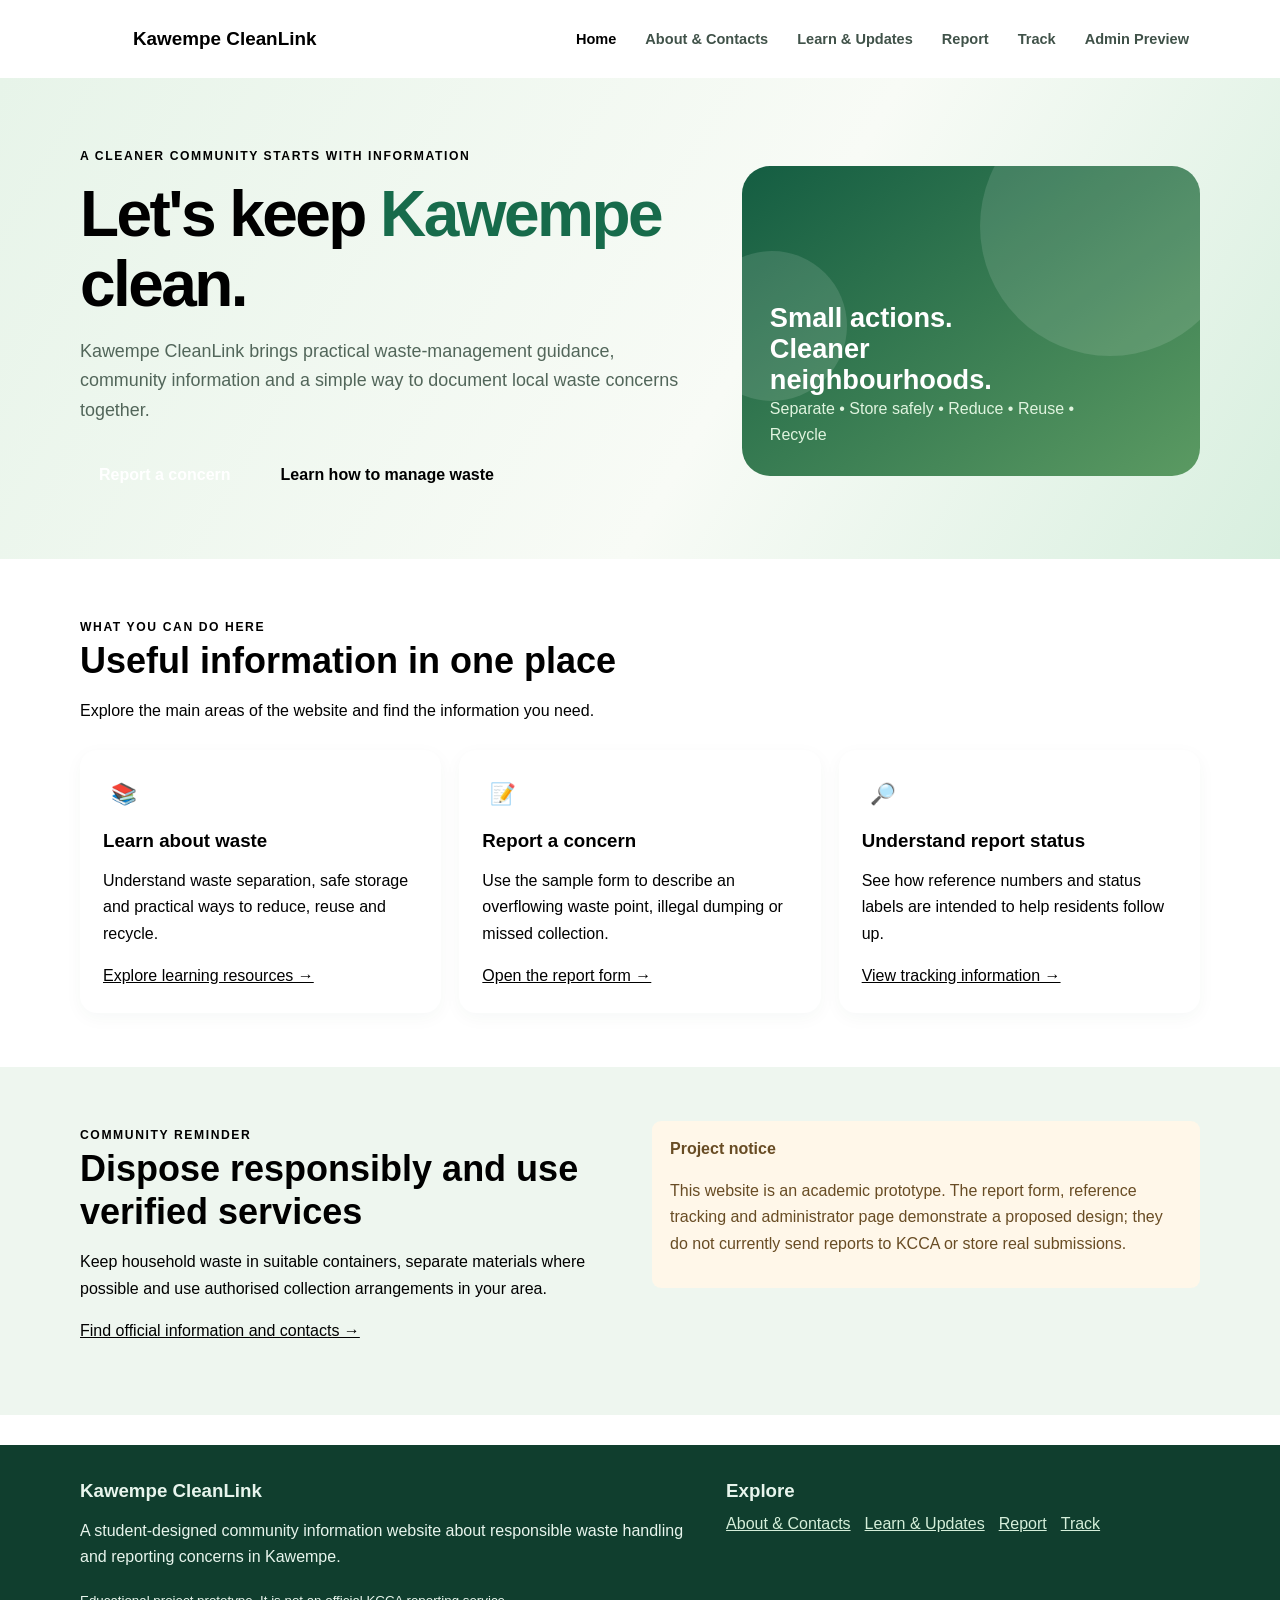
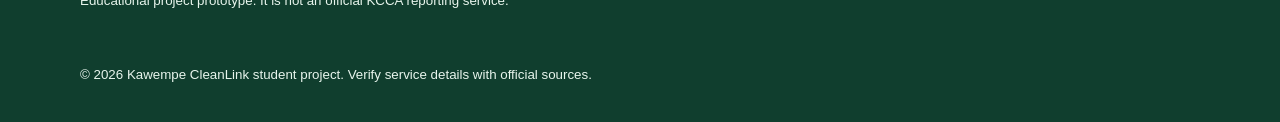
<file: index.html>
<!DOCTYPE html>
<html lang="en">
<head>
<meta charset="UTF-8">
<meta name="viewport" content="width=device-width, initial-scale=1.0">
<meta name="description" content="Kawempe CleanLink community waste information and reporting website">
<title>Home | Kawempe CleanLink</title>
<link rel="stylesheet" href="style.css">
</head>
<body>
<header class="site-header"><div class="container nav-wrap">
<a class="brand" href="index.html"><span class="brand-mark">♻</span><span>Kawempe CleanLink</span></a>
<nav aria-label="Main navigation"><a href="index.html" class="active">Home</a>
<a href="about.html" class="">About & Contacts</a>
<a href="learn.html" class="">Learn & Updates</a>
<a href="report.html" class="">Report</a>
<a href="track.html" class="">Track</a>
<a href="admin.html" class="">Admin Preview</a></nav></div></header>

<main>
<section class="hero"><div class="container hero-grid">
<div><span class="eyebrow">A cleaner community starts with information</span>
<h1>Let's keep <span style="color:#176b4b">Kawempe</span> clean.</h1>
<p class="lead">Kawempe CleanLink brings practical waste-management guidance, community information and a simple way to document local waste concerns together.</p>
<div class="actions"><a class="button" href="report.html">Report a concern</a><a class="button secondary" href="learn.html">Learn how to manage waste</a></div>
</div>
<div class="hero-art"><div class="art-card"><strong>Small actions.<br>Cleaner neighbourhoods.</strong><span>Separate • Store safely • Reduce • Reuse • Recycle</span></div></div>
</div></section>
<section class="section"><div class="container">
<div class="section-heading"><span class="eyebrow">What you can do here</span><h2>Useful information in one place</h2><p>Explore the main areas of the website and find the information you need.</p></div>
<div class="cards">
<article class="card"><div class="icon">📚</div><h3>Learn about waste</h3><p>Understand waste separation, safe storage and practical ways to reduce, reuse and recycle.</p><a href="learn.html">Explore learning resources →</a></article>
<article class="card"><div class="icon">📝</div><h3>Report a concern</h3><p>Use the sample form to describe an overflowing waste point, illegal dumping or missed collection.</p><a href="report.html">Open the report form →</a></article>
<article class="card"><div class="icon">🔎</div><h3>Understand report status</h3><p>See how reference numbers and status labels are intended to help residents follow up.</p><a href="track.html">View tracking information →</a></article>
</div></div></section>
<section class="section" style="background:#eef6ef"><div class="container split">
<div><span class="eyebrow">Community reminder</span><h2>Dispose responsibly and use verified services</h2><p>Keep household waste in suitable containers, separate materials where possible and use authorised collection arrangements in your area.</p><p><a href="about.html">Find official information and contacts →</a></p></div>
<div class="notice"><strong>Project notice</strong><p>This website is an academic prototype. The report form, reference tracking and administrator page demonstrate a proposed design; they do not currently send reports to KCCA or store real submissions.</p></div>
</div></section>
</main>

<footer class="site-footer"><div class="container footer-grid">
<div><h3>Kawempe CleanLink</h3><p>A student-designed community information website about responsible waste handling and reporting concerns in Kawempe.</p><small>Educational project prototype. It is not an official KCCA reporting service.</small></div>
<div><h3>Explore</h3><div class="footer-links"><a href="about.html">About & Contacts</a><a href="learn.html">Learn & Updates</a><a href="report.html">Report</a><a href="track.html">Track</a></div></div>
</div><div class="container"><hr><small>© 2026 Kawempe CleanLink student project. Verify service details with official sources.</small></div></footer>
</body>
</html>
</file>
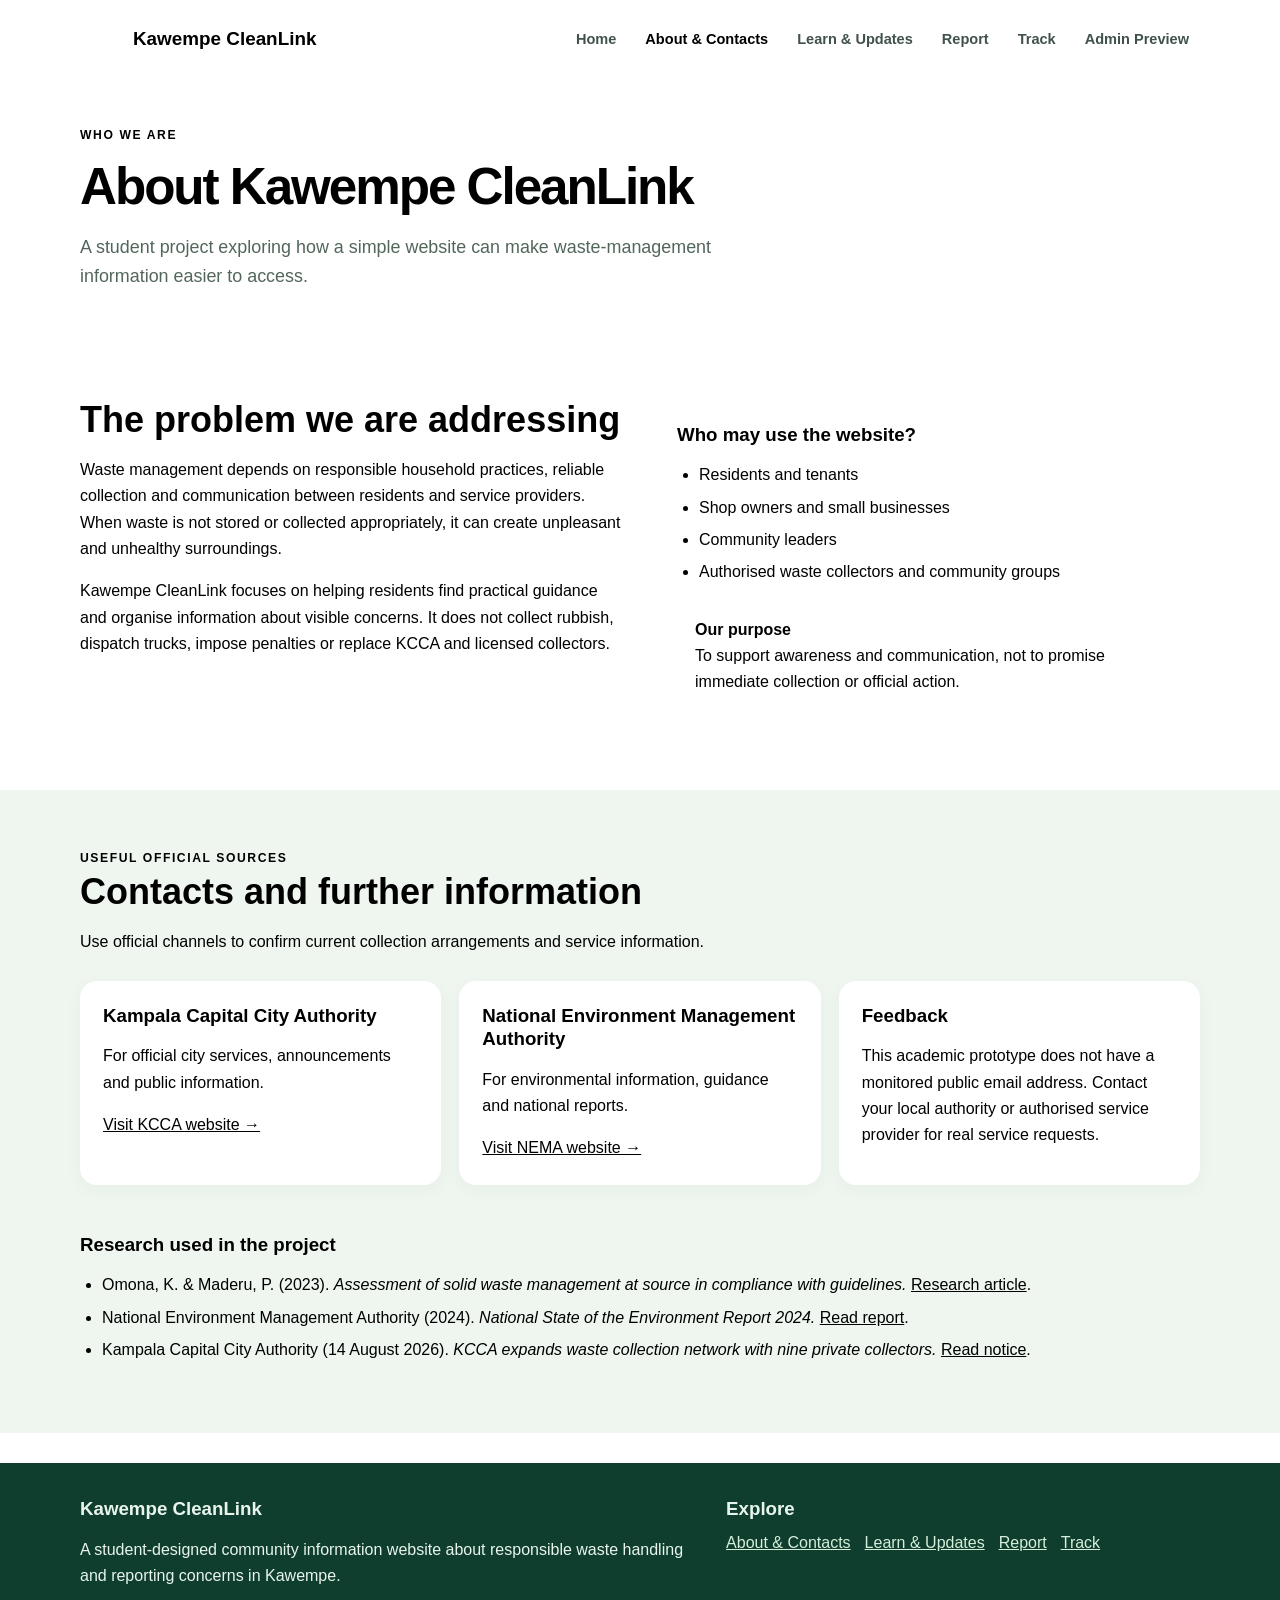
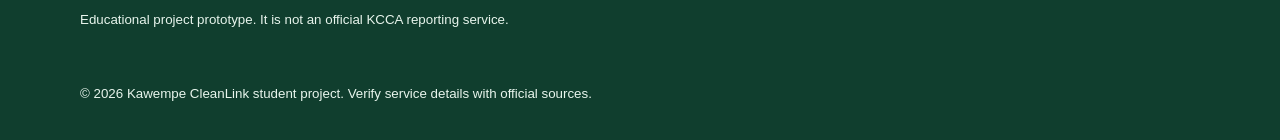
<file: about.html>
<!DOCTYPE html>
<html lang="en">
<head>
<meta charset="UTF-8">
<meta name="viewport" content="width=device-width, initial-scale=1.0">
<meta name="description" content="Kawempe CleanLink community waste information and reporting website">
<title>About and Contacts | Kawempe CleanLink</title>
<link rel="stylesheet" href="style.css">
</head>
<body>
<header class="site-header"><div class="container nav-wrap">
<a class="brand" href="index.html"><span class="brand-mark">♻</span><span>Kawempe CleanLink</span></a>
<nav aria-label="Main navigation"><a href="index.html" class="">Home</a>
<a href="about.html" class="active">About & Contacts</a>
<a href="learn.html" class="">Learn & Updates</a>
<a href="report.html" class="">Report</a>
<a href="track.html" class="">Track</a>
<a href="admin.html" class="">Admin Preview</a></nav></div></header>

<main><section class="page-hero"><div class="container"><span class="eyebrow">Who we are</span><h1>About Kawempe CleanLink</h1><p class="lead">A student project exploring how a simple website can make waste-management information easier to access.</p></div></section>
<section class="section"><div class="container split">
<div><h2>The problem we are addressing</h2><p>Waste management depends on responsible household practices, reliable collection and communication between residents and service providers. When waste is not stored or collected appropriately, it can create unpleasant and unhealthy surroundings.</p><p>Kawempe CleanLink focuses on helping residents find practical guidance and organise information about visible concerns. It does not collect rubbish, dispatch trucks, impose penalties or replace KCCA and licensed collectors.</p></div>
<div class="panel"><h3>Who may use the website?</h3><ul><li>Residents and tenants</li><li>Shop owners and small businesses</li><li>Community leaders</li><li>Authorised waste collectors and community groups</li></ul><div class="green-note"><strong>Our purpose</strong><br>To support awareness and communication, not to promise immediate collection or official action.</div></div>
</div></section>
<section class="section" style="background:#eef6ef"><div class="container">
<div class="section-heading"><span class="eyebrow">Useful official sources</span><h2>Contacts and further information</h2><p>Use official channels to confirm current collection arrangements and service information.</p></div>
<div class="cards">
<article class="card"><h3>Kampala Capital City Authority</h3><p>For official city services, announcements and public information.</p><a href="https://www.kcca.go.ug/" target="_blank" rel="noopener">Visit KCCA website →</a></article>
<article class="card"><h3>National Environment Management Authority</h3><p>For environmental information, guidance and national reports.</p><a href="https://www.nema.go.ug/" target="_blank" rel="noopener">Visit NEMA website →</a></article>
<article class="card"><h3>Feedback</h3><p>This academic prototype does not have a monitored public email address. Contact your local authority or authorised service provider for real service requests.</p></article>
</div>
<hr><h3>Research used in the project</h3>
<ul>
<li>Omona, K. & Maderu, P. (2023). <em>Assessment of solid waste management at source in compliance with guidelines.</em> <a href="https://doi.org/10.55290/steam.1079136" target="_blank" rel="noopener">Research article</a>.</li>
<li>National Environment Management Authority (2024). <em>National State of the Environment Report 2024.</em> <a href="https://www.nema.go.ug/en/wp-content/uploads/2026/03/National-Status-of-the-Environment-Report-NSOER-2024.pdf" target="_blank" rel="noopener">Read report</a>.</li>
<li>Kampala Capital City Authority (14 August 2026). <em>KCCA expands waste collection network with nine private collectors.</em> <a href="https://kcca.go.ug/news/1172" target="_blank" rel="noopener">Read notice</a>.</li>
</ul>
</div></section></main>

<footer class="site-footer"><div class="container footer-grid">
<div><h3>Kawempe CleanLink</h3><p>A student-designed community information website about responsible waste handling and reporting concerns in Kawempe.</p><small>Educational project prototype. It is not an official KCCA reporting service.</small></div>
<div><h3>Explore</h3><div class="footer-links"><a href="about.html">About & Contacts</a><a href="learn.html">Learn & Updates</a><a href="report.html">Report</a><a href="track.html">Track</a></div></div>
</div><div class="container"><hr><small>© 2026 Kawempe CleanLink student project. Verify service details with official sources.</small></div></footer>
</body>
</html>
</file>
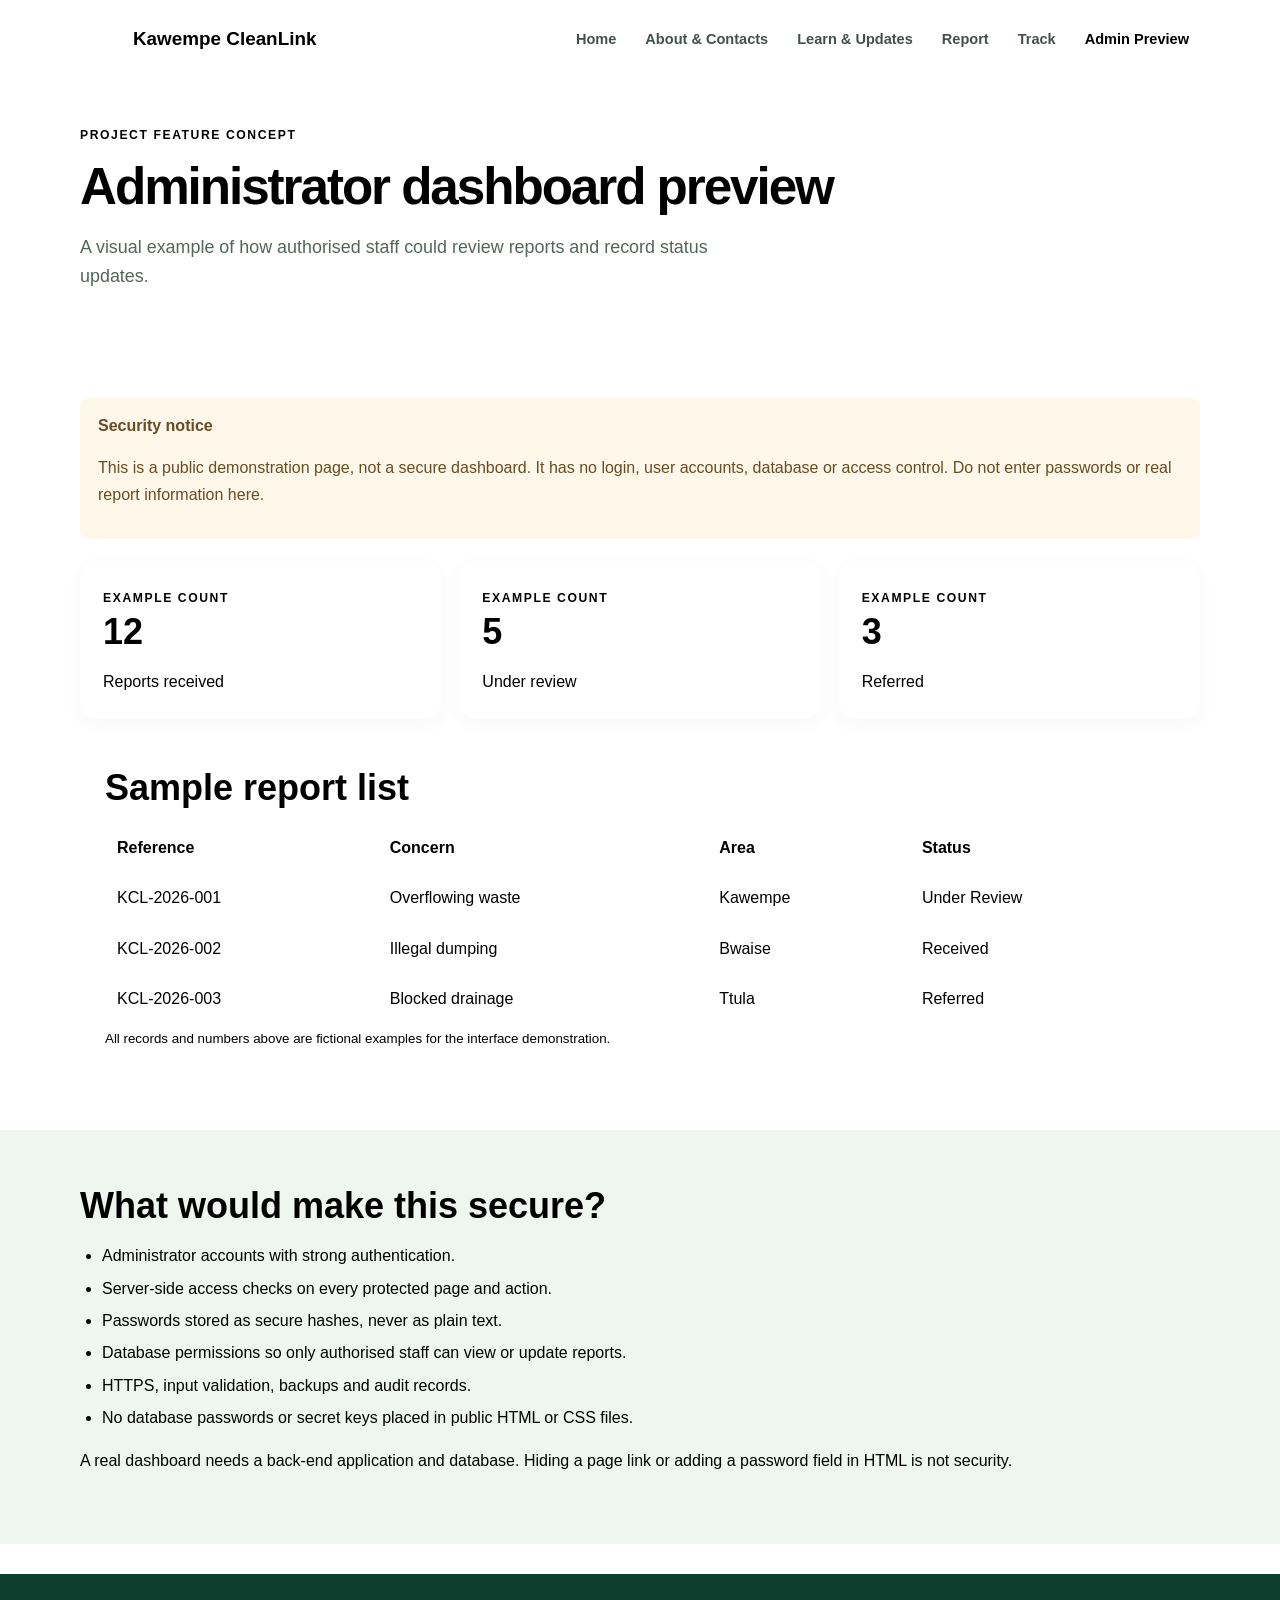
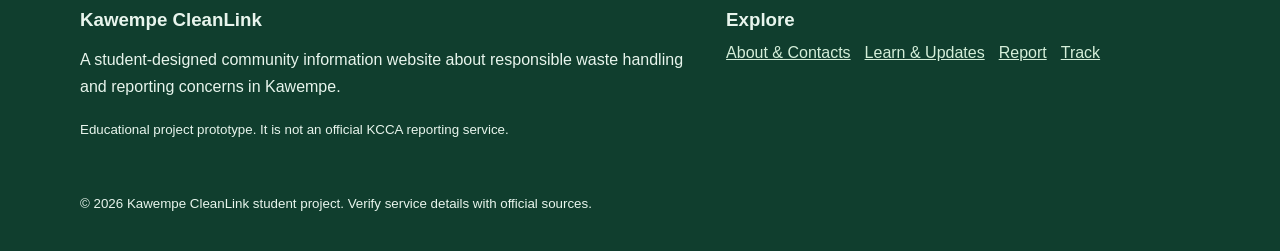
<file: admin.html>
<!DOCTYPE html>
<html lang="en">
<head>
<meta charset="UTF-8">
<meta name="viewport" content="width=device-width, initial-scale=1.0">
<meta name="description" content="Kawempe CleanLink community waste information and reporting website">
<title>Administrator Preview | Kawempe CleanLink</title>
<link rel="stylesheet" href="style.css">
</head>
<body>
<header class="site-header"><div class="container nav-wrap">
<a class="brand" href="index.html"><span class="brand-mark">♻</span><span>Kawempe CleanLink</span></a>
<nav aria-label="Main navigation"><a href="index.html" class="">Home</a>
<a href="about.html" class="">About & Contacts</a>
<a href="learn.html" class="">Learn & Updates</a>
<a href="report.html" class="">Report</a>
<a href="track.html" class="">Track</a>
<a href="admin.html" class="active">Admin Preview</a></nav></div></header>

<main><section class="page-hero"><div class="container"><span class="eyebrow">Project feature concept</span><h1>Administrator dashboard preview</h1><p class="lead">A visual example of how authorised staff could review reports and record status updates.</p></div></section>
<section class="section"><div class="container">
<div class="notice"><strong>Security notice</strong><p>This is a public demonstration page, not a secure dashboard. It has no login, user accounts, database or access control. Do not enter passwords or real report information here.</p></div>
<div class="cards" style="margin-top:22px">
<article class="card"><span class="eyebrow">Example count</span><h2>12</h2><p>Reports received</p></article>
<article class="card"><span class="eyebrow">Example count</span><h2>5</h2><p>Under review</p></article>
<article class="card"><span class="eyebrow">Example count</span><h2>3</h2><p>Referred</p></article>
</div>
<div class="panel" style="margin-top:22px"><h2>Sample report list</h2><table><tr><th>Reference</th><th>Concern</th><th>Area</th><th>Status</th></tr><tr><td>KCL-2026-001</td><td>Overflowing waste</td><td>Kawempe</td><td>Under Review</td></tr><tr><td>KCL-2026-002</td><td>Illegal dumping</td><td>Bwaise</td><td>Received</td></tr><tr><td>KCL-2026-003</td><td>Blocked drainage</td><td>Ttula</td><td>Referred</td></tr></table><small>All records and numbers above are fictional examples for the interface demonstration.</small></div>
</div></section>
<section class="section" style="background:#eef6ef"><div class="container"><h2>What would make this secure?</h2><ul><li>Administrator accounts with strong authentication.</li><li>Server-side access checks on every protected page and action.</li><li>Passwords stored as secure hashes, never as plain text.</li><li>Database permissions so only authorised staff can view or update reports.</li><li>HTTPS, input validation, backups and audit records.</li><li>No database passwords or secret keys placed in public HTML or CSS files.</li></ul><p>A real dashboard needs a back-end application and database. Hiding a page link or adding a password field in HTML is not security.</p></div></section></main>

<footer class="site-footer"><div class="container footer-grid">
<div><h3>Kawempe CleanLink</h3><p>A student-designed community information website about responsible waste handling and reporting concerns in Kawempe.</p><small>Educational project prototype. It is not an official KCCA reporting service.</small></div>
<div><h3>Explore</h3><div class="footer-links"><a href="about.html">About & Contacts</a><a href="learn.html">Learn & Updates</a><a href="report.html">Report</a><a href="track.html">Track</a></div></div>
</div><div class="container"><hr><small>© 2026 Kawempe CleanLink student project. Verify service details with official sources.</small></div></footer>
</body>
</html>
</file>
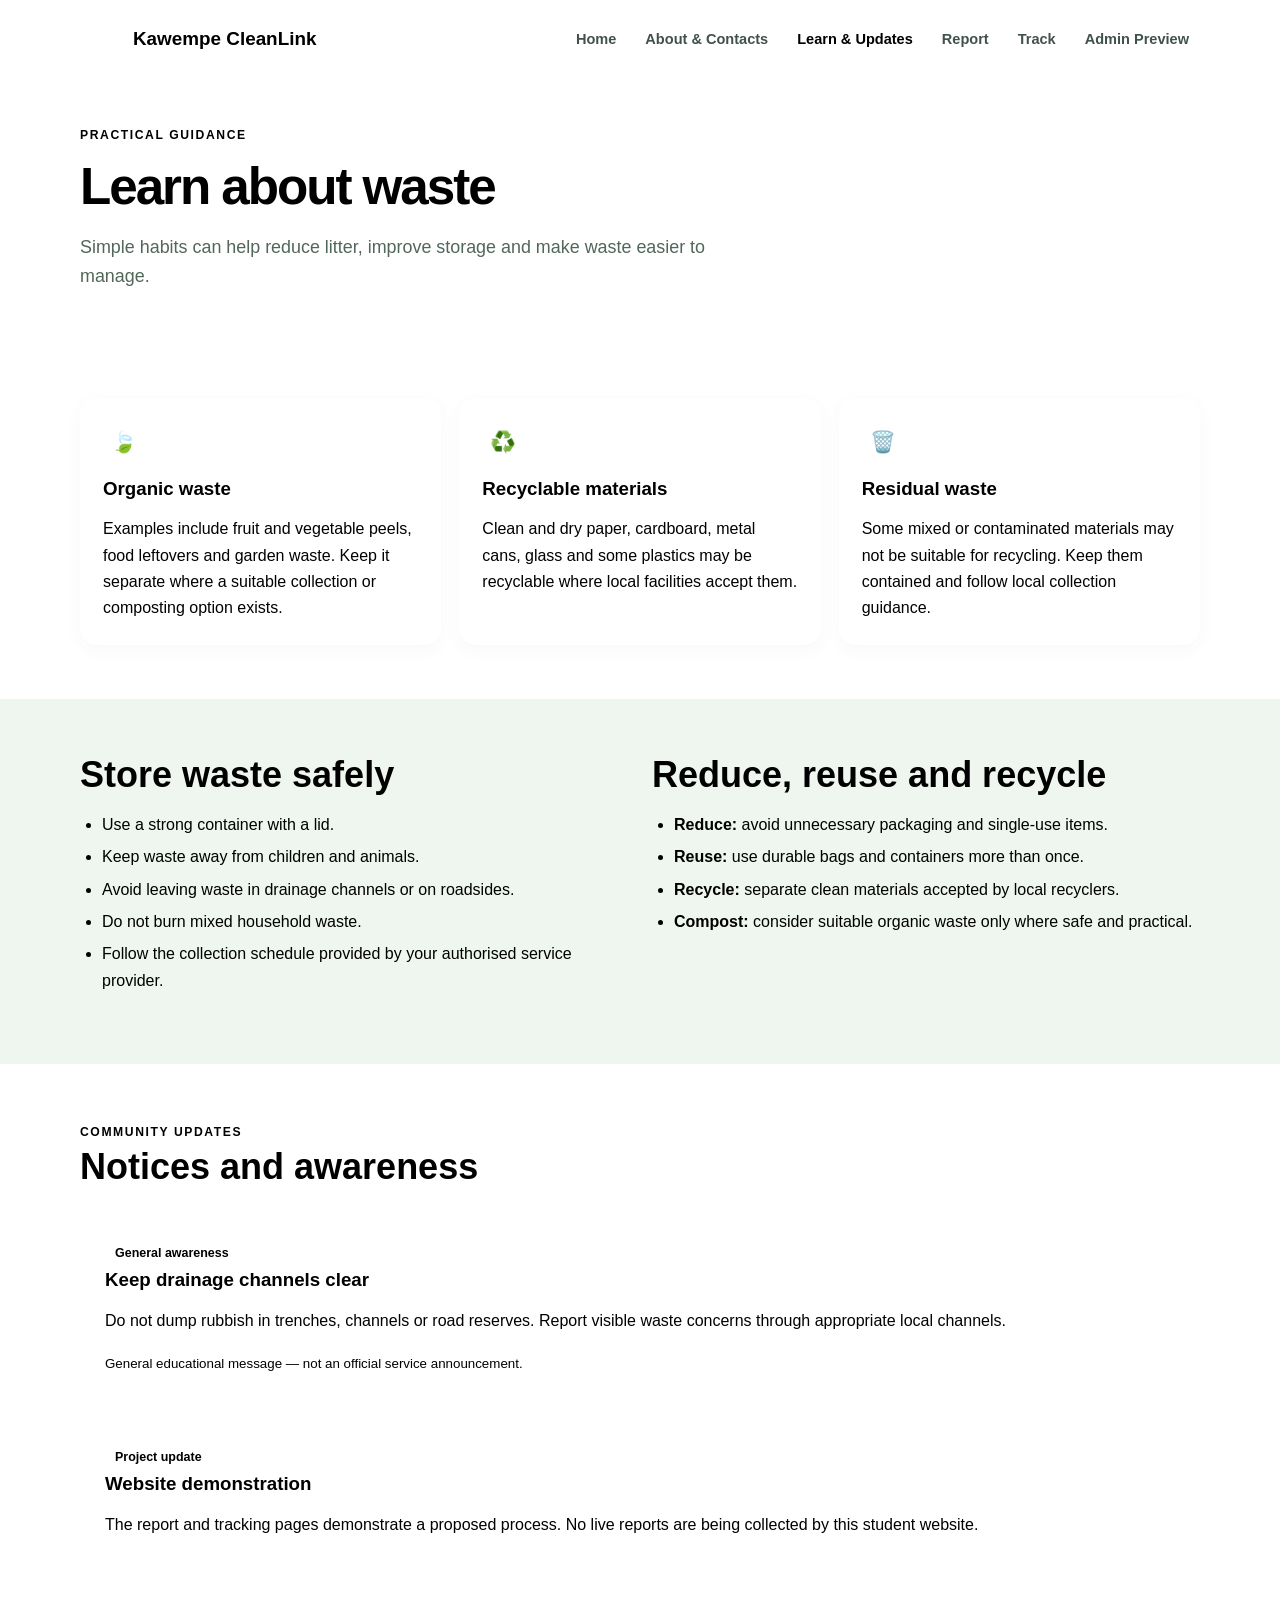
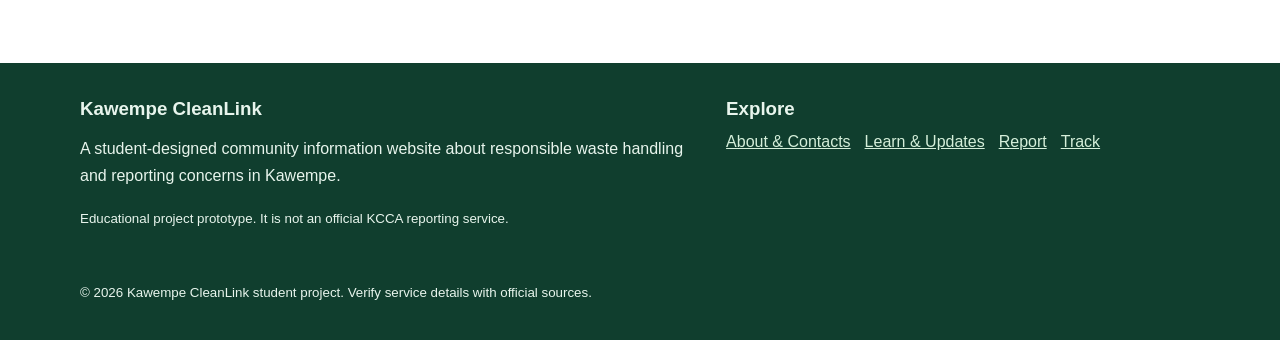
<file: learn.html>
<!DOCTYPE html>
<html lang="en">
<head>
<meta charset="UTF-8">
<meta name="viewport" content="width=device-width, initial-scale=1.0">
<meta name="description" content="Kawempe CleanLink community waste information and reporting website">
<title>Learn and Updates | Kawempe CleanLink</title>
<link rel="stylesheet" href="style.css">
</head>
<body>
<header class="site-header"><div class="container nav-wrap">
<a class="brand" href="index.html"><span class="brand-mark">♻</span><span>Kawempe CleanLink</span></a>
<nav aria-label="Main navigation"><a href="index.html" class="">Home</a>
<a href="about.html" class="">About & Contacts</a>
<a href="learn.html" class="active">Learn & Updates</a>
<a href="report.html" class="">Report</a>
<a href="track.html" class="">Track</a>
<a href="admin.html" class="">Admin Preview</a></nav></div></header>

<main><section class="page-hero"><div class="container"><span class="eyebrow">Practical guidance</span><h1>Learn about waste</h1><p class="lead">Simple habits can help reduce litter, improve storage and make waste easier to manage.</p></div></section>
<section class="section"><div class="container">
<div class="cards">
<article class="card"><div class="icon">🍃</div><h3>Organic waste</h3><p>Examples include fruit and vegetable peels, food leftovers and garden waste. Keep it separate where a suitable collection or composting option exists.</p></article>
<article class="card"><div class="icon">♻️</div><h3>Recyclable materials</h3><p>Clean and dry paper, cardboard, metal cans, glass and some plastics may be recyclable where local facilities accept them.</p></article>
<article class="card"><div class="icon">🗑️</div><h3>Residual waste</h3><p>Some mixed or contaminated materials may not be suitable for recycling. Keep them contained and follow local collection guidance.</p></article>
</div></div></section>
<section class="section" style="background:#eef6ef"><div class="container split">
<div><h2>Store waste safely</h2><ul><li>Use a strong container with a lid.</li><li>Keep waste away from children and animals.</li><li>Avoid leaving waste in drainage channels or on roadsides.</li><li>Do not burn mixed household waste.</li><li>Follow the collection schedule provided by your authorised service provider.</li></ul></div>
<div><h2>Reduce, reuse and recycle</h2><ul><li><strong>Reduce:</strong> avoid unnecessary packaging and single-use items.</li><li><strong>Reuse:</strong> use durable bags and containers more than once.</li><li><strong>Recycle:</strong> separate clean materials accepted by local recyclers.</li><li><strong>Compost:</strong> consider suitable organic waste only where safe and practical.</li></ul></div>
</div></section>
<section class="section"><div class="container">
<div class="section-heading"><span class="eyebrow">Community updates</span><h2>Notices and awareness</h2></div>
<div class="panel"><span class="tag">General awareness</span><h3>Keep drainage channels clear</h3><p>Do not dump rubbish in trenches, channels or road reserves. Report visible waste concerns through appropriate local channels.</p><small>General educational message — not an official service announcement.</small></div>
<div class="panel" style="margin-top:15px"><span class="tag">Project update</span><h3>Website demonstration</h3><p>The report and tracking pages demonstrate a proposed process. No live reports are being collected by this student website.</p></div>
</div></section></main>

<footer class="site-footer"><div class="container footer-grid">
<div><h3>Kawempe CleanLink</h3><p>A student-designed community information website about responsible waste handling and reporting concerns in Kawempe.</p><small>Educational project prototype. It is not an official KCCA reporting service.</small></div>
<div><h3>Explore</h3><div class="footer-links"><a href="about.html">About & Contacts</a><a href="learn.html">Learn & Updates</a><a href="report.html">Report</a><a href="track.html">Track</a></div></div>
</div><div class="container"><hr><small>© 2026 Kawempe CleanLink student project. Verify service details with official sources.</small></div></footer>
</body>
</html>
</file>
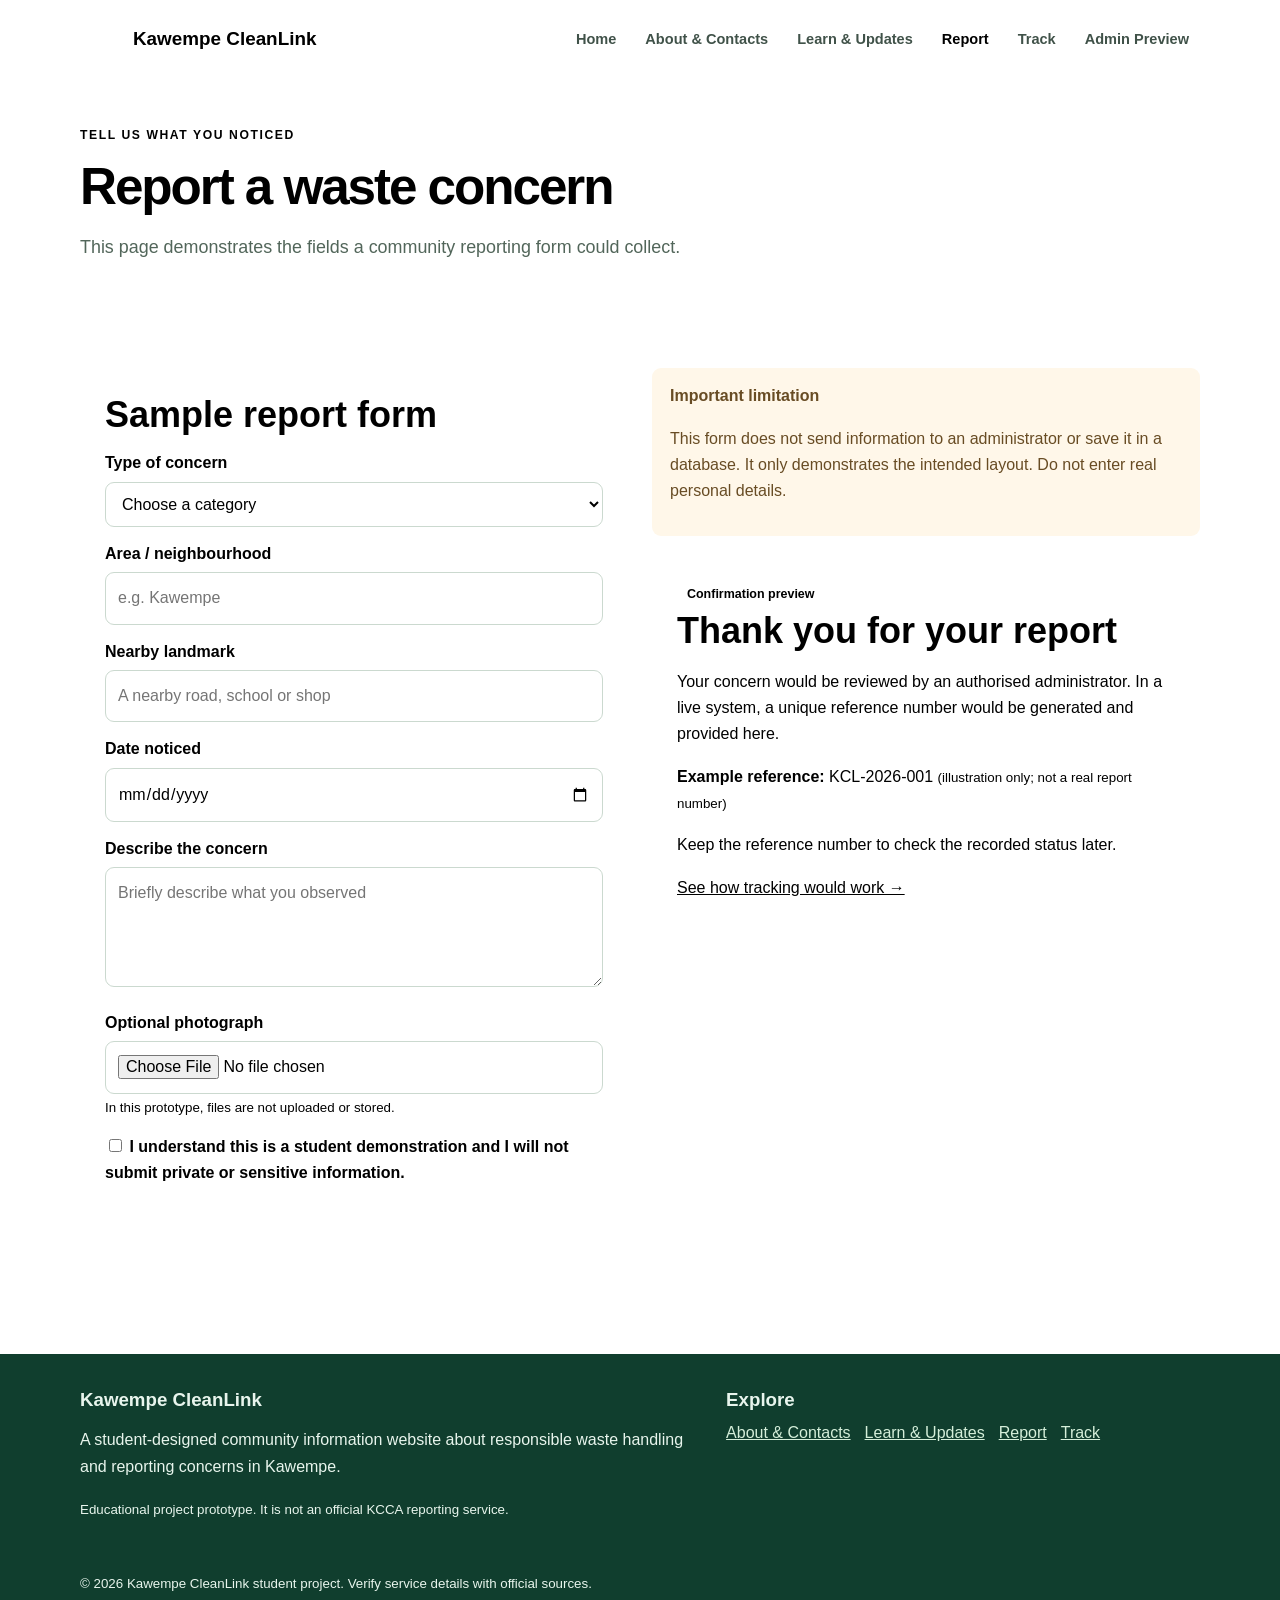
<file: report.html>
<!DOCTYPE html>
<html lang="en">
<head>
<meta charset="UTF-8">
<meta name="viewport" content="width=device-width, initial-scale=1.0">
<meta name="description" content="Kawempe CleanLink community waste information and reporting website">
<title>Report a Concern | Kawempe CleanLink</title>
<link rel="stylesheet" href="style.css">
</head>
<body>
<header class="site-header"><div class="container nav-wrap">
<a class="brand" href="index.html"><span class="brand-mark">♻</span><span>Kawempe CleanLink</span></a>
<nav aria-label="Main navigation"><a href="index.html" class="">Home</a>
<a href="about.html" class="">About & Contacts</a>
<a href="learn.html" class="">Learn & Updates</a>
<a href="report.html" class="active">Report</a>
<a href="track.html" class="">Track</a>
<a href="admin.html" class="">Admin Preview</a></nav></div></header>

<main><section class="page-hero"><div class="container"><span class="eyebrow">Tell us what you noticed</span><h1>Report a waste concern</h1><p class="lead">This page demonstrates the fields a community reporting form could collect.</p></div></section>
<section class="section"><div class="container split">
<div class="panel"><h2>Sample report form</h2>
<form action="#confirmation" method="get">
<div><label for="category">Type of concern</label><select id="category" name="category" required><option value="">Choose a category</option><option>Illegal dumping</option><option>Overflowing waste</option><option>Missed collection</option><option>Blocked drainage</option><option>Other</option></select></div>
<div><label for="area">Area / neighbourhood</label><input id="area" name="area" type="text" placeholder="e.g. Kawempe" required></div>
<div><label for="landmark">Nearby landmark</label><input id="landmark" name="landmark" type="text" placeholder="A nearby road, school or shop"></div>
<div><label for="date">Date noticed</label><input id="date" name="date" type="date"></div>
<div><label for="description">Describe the concern</label><textarea id="description" name="description" placeholder="Briefly describe what you observed" required></textarea></div>
<div><label for="photo">Optional photograph</label><input id="photo" name="photo" type="file" accept="image/*"><small>In this prototype, files are not uploaded or stored.</small></div>
<div><label><input type="checkbox" required style="width:auto"> I understand this is a student demonstration and I will not submit private or sensitive information.</label></div>
<button class="button" type="submit">Preview confirmation</button>
</form>
</div>
<div><div class="notice"><strong>Important limitation</strong><p>This form does not send information to an administrator or save it in a database. It only demonstrates the intended layout. Do not enter real personal details.</p></div>
<div id="confirmation" class="panel" style="margin-top:18px"><span class="tag">Confirmation preview</span><h2>Thank you for your report</h2><p>Your concern would be reviewed by an authorised administrator. In a live system, a unique reference number would be generated and provided here.</p><p><strong>Example reference:</strong> KCL-2026-001 <small>(illustration only; not a real report number)</small></p><p>Keep the reference number to check the recorded status later.</p><a href="track.html">See how tracking would work →</a></div></div>
</div></section></main>

<footer class="site-footer"><div class="container footer-grid">
<div><h3>Kawempe CleanLink</h3><p>A student-designed community information website about responsible waste handling and reporting concerns in Kawempe.</p><small>Educational project prototype. It is not an official KCCA reporting service.</small></div>
<div><h3>Explore</h3><div class="footer-links"><a href="about.html">About & Contacts</a><a href="learn.html">Learn & Updates</a><a href="report.html">Report</a><a href="track.html">Track</a></div></div>
</div><div class="container"><hr><small>© 2026 Kawempe CleanLink student project. Verify service details with official sources.</small></div></footer>
</body>
</html>
</file>
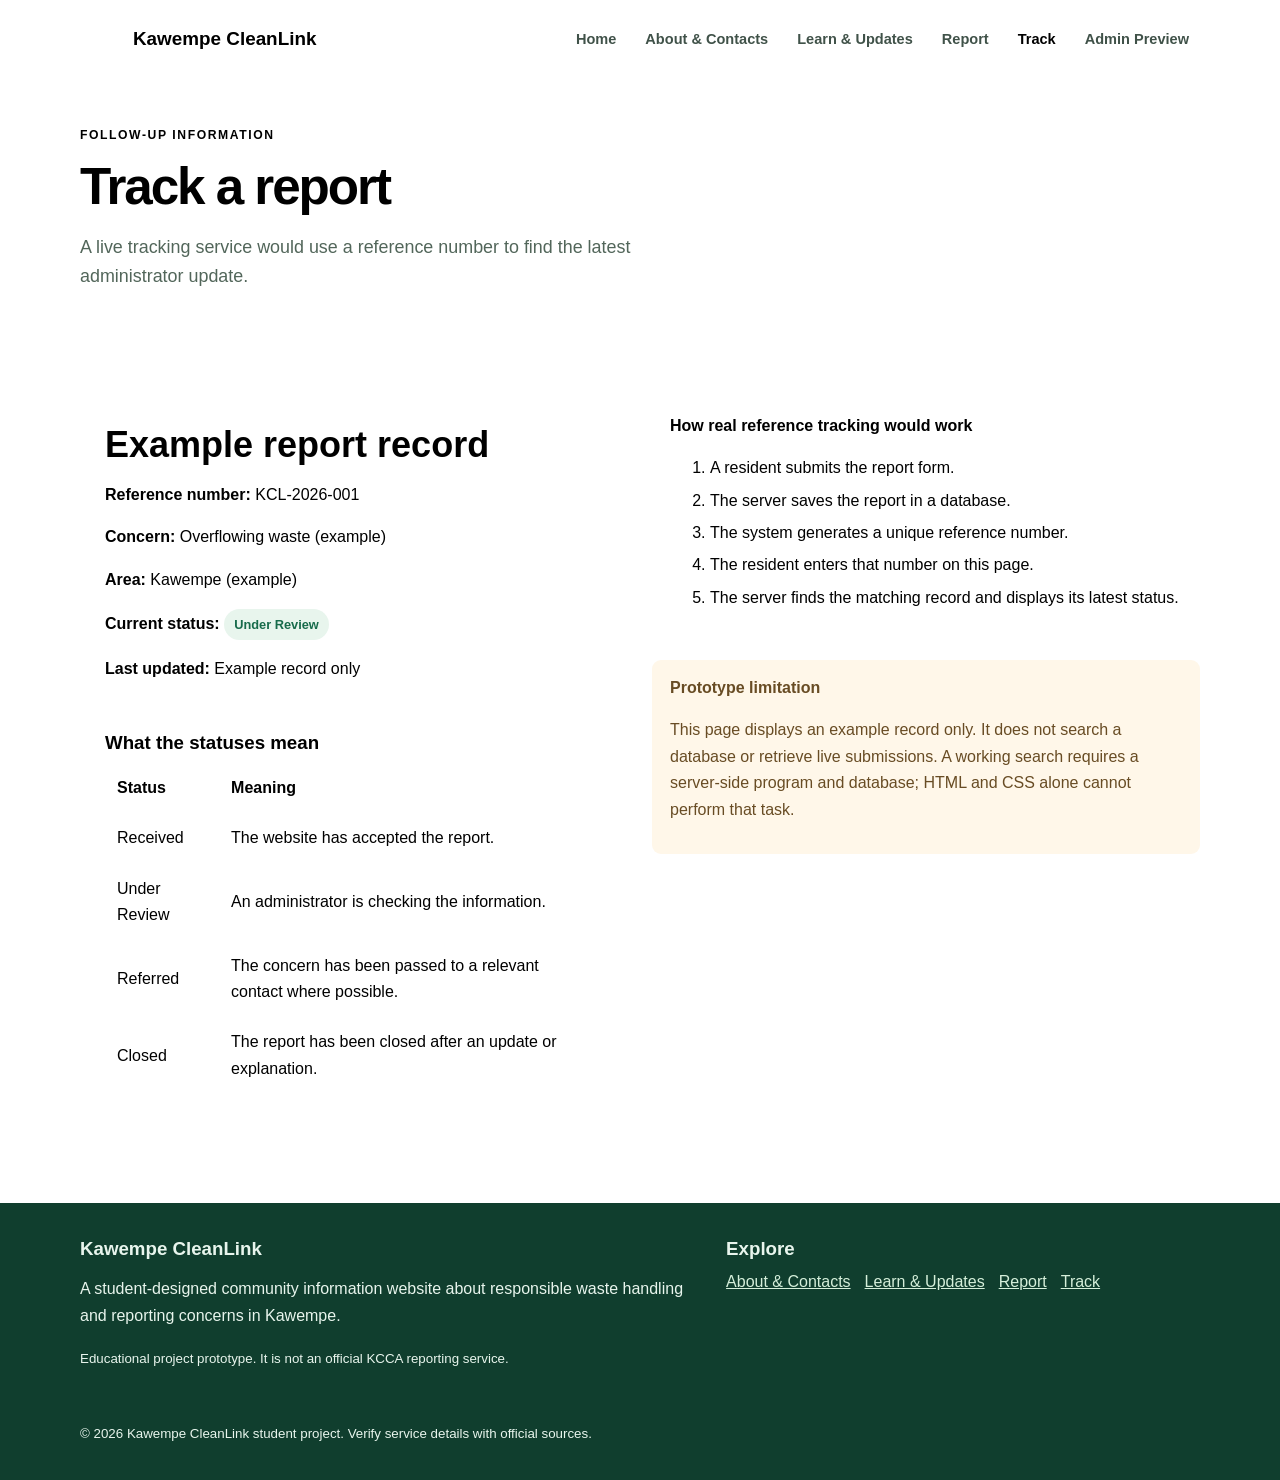
<file: track.html>
<!DOCTYPE html>
<html lang="en">
<head>
<meta charset="UTF-8">
<meta name="viewport" content="width=device-width, initial-scale=1.0">
<meta name="description" content="Kawempe CleanLink community waste information and reporting website">
<title>Track a Report | Kawempe CleanLink</title>
<link rel="stylesheet" href="style.css">
</head>
<body>
<header class="site-header"><div class="container nav-wrap">
<a class="brand" href="index.html"><span class="brand-mark">♻</span><span>Kawempe CleanLink</span></a>
<nav aria-label="Main navigation"><a href="index.html" class="">Home</a>
<a href="about.html" class="">About & Contacts</a>
<a href="learn.html" class="">Learn & Updates</a>
<a href="report.html" class="">Report</a>
<a href="track.html" class="active">Track</a>
<a href="admin.html" class="">Admin Preview</a></nav></div></header>

<main><section class="page-hero"><div class="container"><span class="eyebrow">Follow-up information</span><h1>Track a report</h1><p class="lead">A live tracking service would use a reference number to find the latest administrator update.</p></div></section>
<section class="section"><div class="container split">
<div class="panel"><h2>Example report record</h2><p><strong>Reference number:</strong> KCL-2026-001</p><p><strong>Concern:</strong> Overflowing waste (example)</p><p><strong>Area:</strong> Kawempe (example)</p><p><strong>Current status:</strong> <span class="status">Under Review</span></p><p><strong>Last updated:</strong> Example record only</p><hr><h3>What the statuses mean</h3><table><tr><th>Status</th><th>Meaning</th></tr><tr><td>Received</td><td>The website has accepted the report.</td></tr><tr><td>Under Review</td><td>An administrator is checking the information.</td></tr><tr><td>Referred</td><td>The concern has been passed to a relevant contact where possible.</td></tr><tr><td>Closed</td><td>The report has been closed after an update or explanation.</td></tr></table></div>
<div><div class="green-note"><strong>How real reference tracking would work</strong><ol><li>A resident submits the report form.</li><li>The server saves the report in a database.</li><li>The system generates a unique reference number.</li><li>The resident enters that number on this page.</li><li>The server finds the matching record and displays its latest status.</li></ol></div>
<div class="notice" style="margin-top:18px"><strong>Prototype limitation</strong><p>This page displays an example record only. It does not search a database or retrieve live submissions. A working search requires a server-side program and database; HTML and CSS alone cannot perform that task.</p></div>
</div></div></section></main>

<footer class="site-footer"><div class="container footer-grid">
<div><h3>Kawempe CleanLink</h3><p>A student-designed community information website about responsible waste handling and reporting concerns in Kawempe.</p><small>Educational project prototype. It is not an official KCCA reporting service.</small></div>
<div><h3>Explore</h3><div class="footer-links"><a href="about.html">About & Contacts</a><a href="learn.html">Learn & Updates</a><a href="report.html">Report</a><a href="track.html">Track</a></div></div>
</div><div class="container"><hr><small>© 2026 Kawempe CleanLink student project. Verify service details with official sources.</small></div></footer>
</body>
</html>
</file>
<file: style.css>
<style>
    /* General page styling */
    :root {
        --green: #176b4b;
        --green-dark: #104b37;
        --mint: #e8f5ed;
        --lime: #c7e9a7;
        --ink: #1d2b25;
        --muted: #63736a;
        --paper: #f7faf7;
        --white: #ffffff;
        --line: #dce8df;
        --orange: #f1a64b;
        --shadow: 0 14px 35px rgba(20, 65, 44, .09);
    }

    * {
        box-sizing: border-box;
    }

    html {
        scroll-behavior: smooth;
    }

    body {
        margin: 0;
        font-family: Arial, Helvetica, sans-serif;
        color: var(--ink);
        background: var(--paper);
        line-height: 1.65;
    }

    a {
        color: var(--green);
    }

    img {
        max-width: 100%;
        display: block;
    }

    .container {
        width: min(1120px, 92%);
        margin: auto;
    }

    /* Header and navigation */
    .site-header {
        background: var(--white);
        border-bottom: 1px solid var(--line);
    }

    .nav-wrap {
        min-height: 78px;
        display: flex;
        align-items: center;
        justify-content: space-between;
        gap: 22px;
    }

    .brand {
        display: flex;
        align-items: center;
        gap: 11px;
        text-decoration: none;
        color: var(--green-dark);
        font-weight: 800;
        font-size: 1.18rem;
    }

    .brand-mark {
        width: 42px;
        height: 42px;
        border-radius: 14px;
        display: grid;
        place-items: center;
        background: var(--green);
        color: white;
        font-size: 1.35rem;
    }

    nav {
        display: flex;
        flex-wrap: wrap;
        gap: 7px;
    }

    nav a {
        text-decoration: none;
        color: #405249;
        font-weight: 700;
        font-size: .91rem;
        padding: 9px 11px;
        border-radius: 9px;
    }

    nav a:hover,
    nav a.active {
        background: var(--mint);
        color: var(--green-dark);
    }

    /* Home page hero section */
    .hero {
        padding: 64px 0 58px;
        background: linear-gradient(120deg, #e7f4e9 0%, #f8fbf6 58%, #d8efdf 100%);
    }

    .hero-grid {
        display: grid;
        grid-template-columns: 1.15fr .85fr;
        align-items: center;
        gap: 42px;
    }

    .eyebrow {
        color: var(--green);
        text-transform: uppercase;
        letter-spacing: .13em;
        font-size: .76rem;
        font-weight: 800;
    }

    h1 {
        font-size: clamp(2.25rem, 5vw, 4.2rem);
        line-height: 1.08;
        margin: 12px 0 18px;
        letter-spacing: -.04em;
    }

    h2 {
        line-height: 1.2;
        font-size: clamp(1.55rem, 3vw, 2.25rem);
        margin: 0 0 14px;
    }

    h3 {
        line-height: 1.25;
        margin: 0 0 9px;
    }

    .lead {
        color: #52665a;
        font-size: 1.12rem;
        max-width: 650px;
    }

    /* Decorative hero image area */
    .hero-art {
        min-height: 310px;
        border-radius: 28px;
        background: linear-gradient(145deg, #145d42, #5b9a62);
        padding: 28px;
        display: flex;
        align-items: end;
        box-shadow: var(--shadow);
        position: relative;
        overflow: hidden;
    }

    .hero-art:before,
    .hero-art:after {
        content: "";
        position: absolute;
        border-radius: 50%;
        background: rgba(255,255,255,.12);
    }

    .hero-art:before {
        width: 260px;
        height: 260px;
        top: -70px;
        right: -40px;
    }

    .hero-art:after {
        width: 150px;
        height: 150px;
        top: 85px;
        left: -45px;
    }

    .art-card {
        position: relative;
        z-index: 1;
        color: white;
        max-width: 310px;
    }

    .art-card strong {
        font-size: 1.7rem;
        display: block;
        line-height: 1.15;
    }

    .art-card span {
        color: #e0f4df;
    }

    /* Buttons */
    .actions {
        display: flex;
        flex-wrap: wrap;
        gap: 12px;
        margin-top: 25px;
    }

    .button {
        display: inline-block;
        text-decoration: none;
        background: var(--green);
        color: white;
        padding: 12px 19px;
        border-radius: 10px;
        font-weight: 800;
        border: 2px solid var(--green);
    }

    .button:hover {
        background: var(--green-dark);
        border-color: var(--green-dark);
    }

    .button.secondary {
        color: var(--green);
        background: transparent;
    }

    /* Main sections and cards */
    .section {
        padding: 54px 0;
    }

    .section-heading {
        max-width: 690px;
        margin-bottom: 25px;
    }

    .cards {
        display: grid;
        grid-template-columns: repeat(3, 1fr);
        gap: 18px;
    }

    .card {
        background: white;
        border: 1px solid var(--line);
        border-radius: 17px;
        padding: 23px;
        box-shadow: 0 5px 18px rgba(20,65,44,.04);
    }

    .card p:last-child {
        margin-bottom: 0;
    }

    .icon {
        width: 42px;
        height: 42px;
        display: grid;
        place-items: center;
        border-radius: 13px;
        background: var(--mint);
        font-size: 1.3rem;
        margin-bottom: 14px;
    }

    .split {
        display: grid;
        grid-template-columns: 1fr 1fr;
        gap: 24px;
        align-items: start;
    }

    .panel {
        background: white;
        border: 1px solid var(--line);
        border-radius: 18px;
        padding: 25px;
    }

    /* Notices */
    .notice {
        background: #fff7e9;
        border-left: 4px solid var(--orange);
        padding: 15px 18px;
        border-radius: 9px;
        color: #684c24;
    }

    .green-note {
        background: var(--mint);
        border-left: 4px solid var(--green);
        padding: 15px 18px;
        border-radius: 9px;
    }

    /* Other page headings */
    .page-hero {
        padding: 43px 0 34px;
        background: var(--mint);
    }

    .page-hero h1 {
        font-size: clamp(2rem, 4vw, 3.2rem);
    }

    /* Lists and labels */
    ul {
        padding-left: 22px;
    }

    li {
        margin: 6px 0;
    }

    .tag {
        display: inline-block;
        padding: 5px 10px;
        border-radius: 99px;
        background: var(--mint);
        color: var(--green-dark);
        font-weight: 800;
        font-size: .78rem;
    }

    .status {
        display: inline-block;
        border-radius: 99px;
        background: #e8f5ed;
        color: #176b4b;
        padding: 5px 10px;
        font-size: .8rem;
        font-weight: 800;
    }

    /* Forms */
    form {
        display: grid;
        gap: 14px;
    }

    label {
        font-weight: 700;
        display: block;
        margin-bottom: 5px;
    }

    input,
    select,
    textarea {
        width: 100%;
        padding: 12px;
        border: 1px solid #cbd9cf;
        border-radius: 9px;
        font: inherit;
        background: white;
    }

    textarea {
        min-height: 120px;
        resize: vertical;
    }

    /* Tables */
    table {
        width: 100%;
        border-collapse: collapse;
        background: white;
        border-radius: 12px;
        overflow: hidden;
    }

    th,
    td {
        text-align: left;
        padding: 12px;
        border-bottom: 1px solid var(--line);
    }

    th {
        background: var(--mint);
    }

    /* Footer */
    .site-footer {
        background: #103e2e;
        color: #e8f5ed;
        padding: 34px 0;
        margin-top: 30px;
    }

    .site-footer a {
        color: #d5efda;
    }

    .footer-grid {
        display: grid;
        grid-template-columns: 1.3fr 1fr;
        gap: 30px;
    }

    .footer-links {
        display: flex;
        flex-wrap: wrap;
        gap: 14px;
    }

    .credit-list li {
        overflow-wrap: anywhere;
    }

    hr {
        border: 0;
        border-top: 1px solid var(--line);
        margin: 24px 0;
    }

    /* Tablet screen adjustments */
    @media (max-width: 820px) {
        .nav-wrap {
            padding: 15px 0;
            align-items: flex-start;
            flex-direction: column;
        }

        .hero-grid,
        .split,
        .footer-grid {
            grid-template-columns: 1fr;
        }

        .cards {
            grid-template-columns: 1fr 1fr;
        }

        .hero {
            padding: 45px 0;
        }
    }

    /* Mobile screen adjustments */
    @media (max-width: 560px) {
        .cards {
            grid-template-columns: 1fr;
        }

        nav {
            gap: 3px;
        }

        nav a {
            font-size: .82rem;
            padding: 7px 8px;
        }

        .section {
            padding: 38px 0;
        }
    }
</style>
</file>
